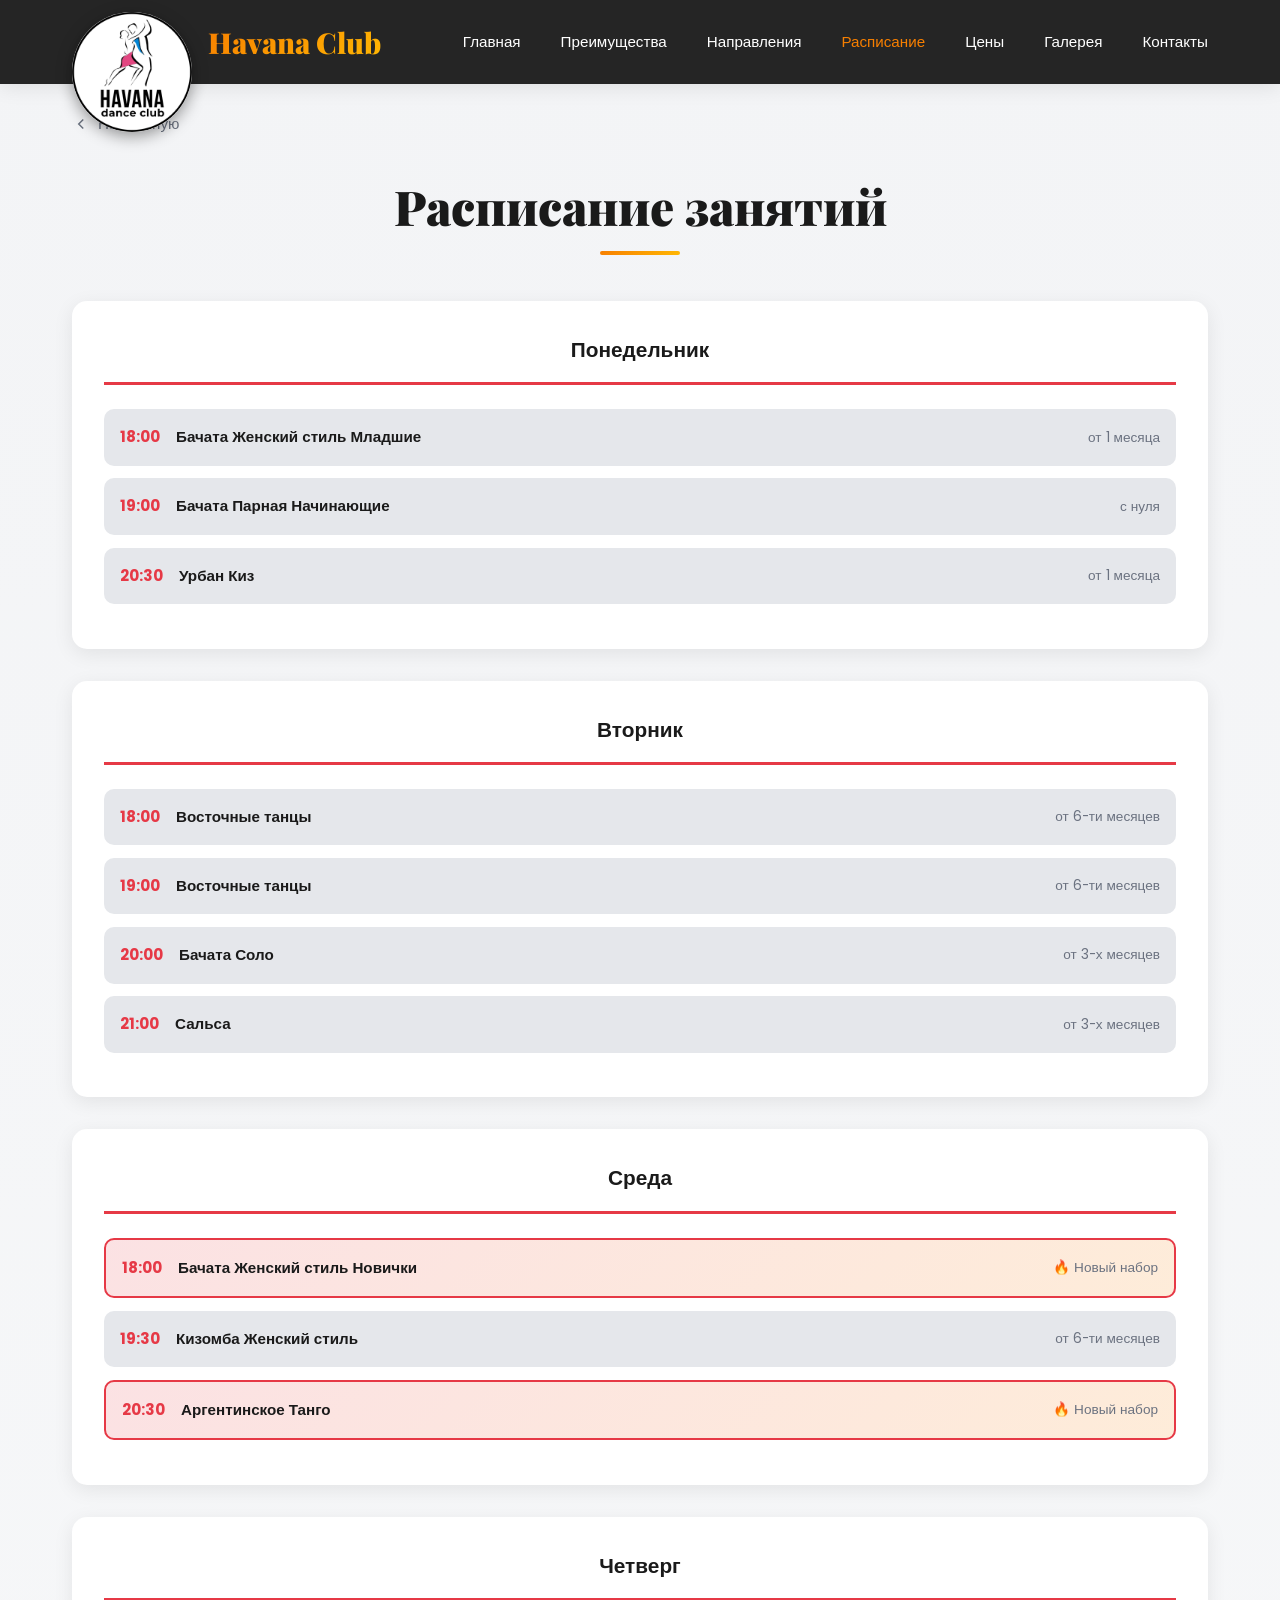
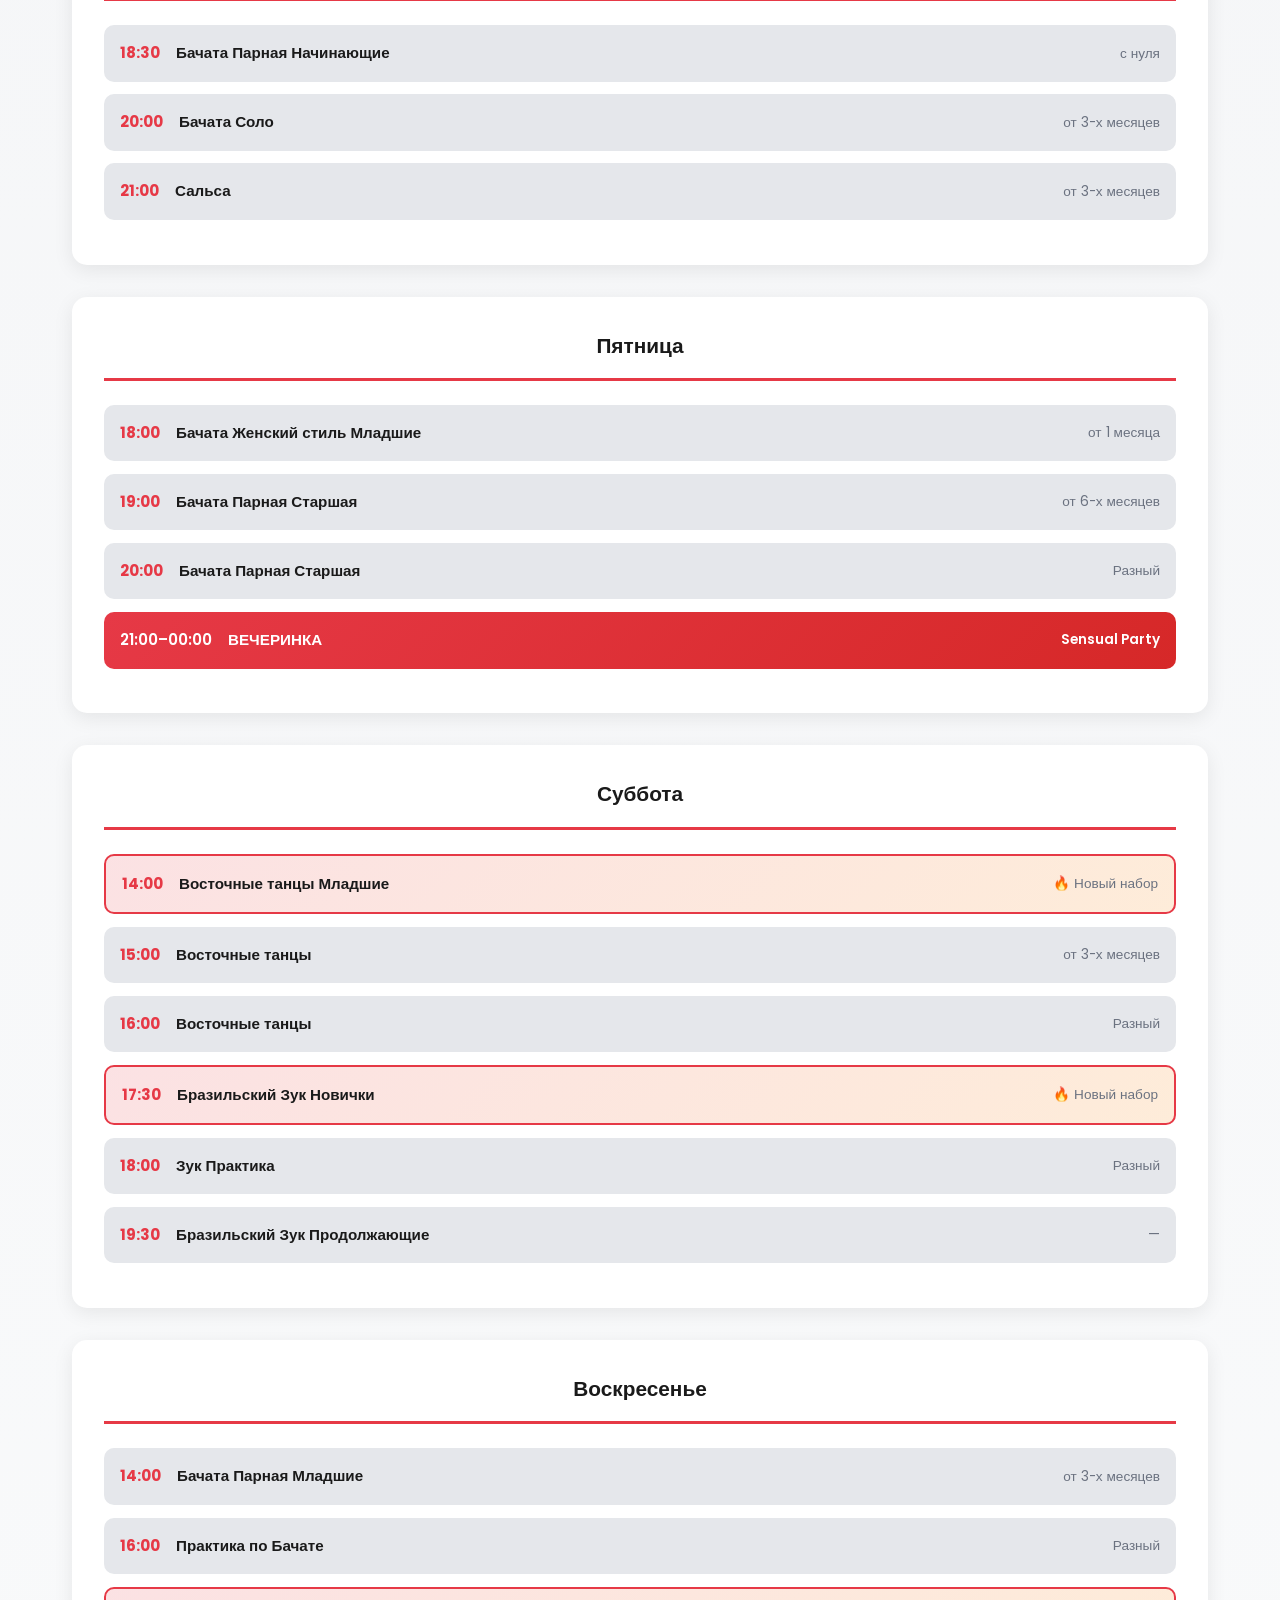
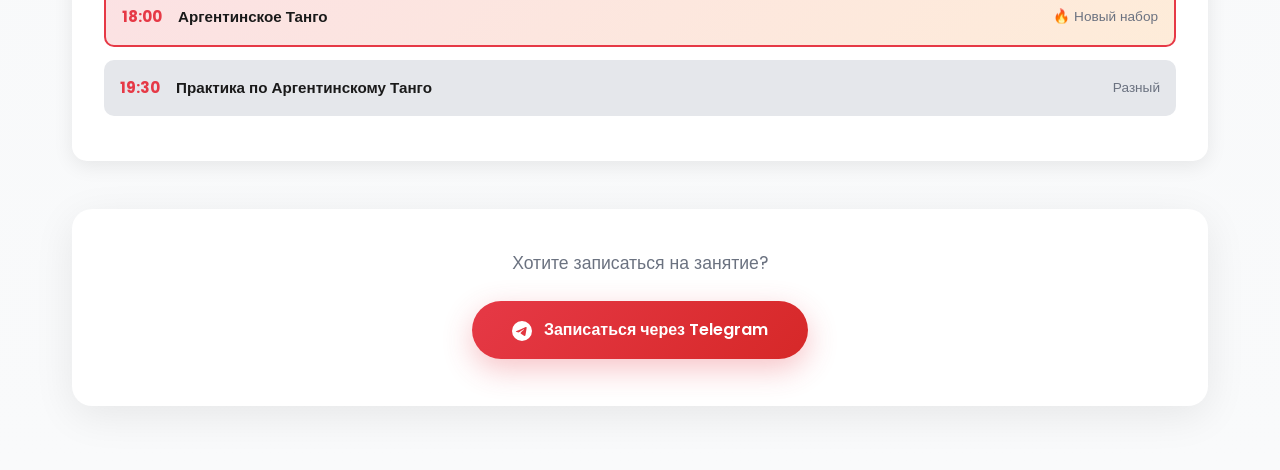
<file: schedule.html>
<!DOCTYPE html>
<html lang="ru">
<head>
    <meta charset="UTF-8">
    <meta name="viewport" content="width=device-width, initial-scale=1.0">
    <meta name="description" content="Расписание занятий Havana Club — студия латинских танцев в Гомеле.">

    <!-- Open Graph -->
    <meta property="og:type" content="website">
    <meta property="og:url" content="https://denkaydunov.github.io/havana-club-website/schedule.html">
    <meta property="og:title" content="Расписание занятий — Havana Club, Гомель">
    <meta property="og:description" content="Расписание групп по бачате, сальсе, зуку, кизомбе, аргентинскому танго и восточным танцам. Занятия 7 дней в неделю.">
    <meta property="og:image" content="https://denkaydunov.github.io/havana-club-website/logo white.png">
    <meta property="og:locale" content="ru_RU">
    <title>Расписание — Havana Club</title>
    <link rel="icon" type="image/svg+xml" href="logo white.svg">
    <link rel="stylesheet" href="styles.css">
    <link rel="preconnect" href="https://fonts.googleapis.com">
    <link rel="preconnect" href="https://fonts.gstatic.com" crossorigin>
    <link href="https://fonts.googleapis.com/css2?family=Playfair+Display:wght@700;900&family=Poppins:wght@300;400;500;600;700&display=swap" rel="stylesheet">
    <style>
        .schedule-page {
            padding: 7rem 0 4rem;
            background: linear-gradient(180deg, #F3F4F6 0%, #F9FAFB 100%);
            min-height: 100vh;
        }

        .schedule-page .section-header {
            margin-bottom: 2.5rem;
        }

        .schedule-full {
            display: flex;
            flex-direction: column;
            gap: 2rem;
        }

        .schedule-full .schedule-day {
            min-width: unset;
            max-width: unset;
            width: 100%;
        }

        .schedule-full .day-title {
            font-size: 1.3rem;
        }

        .back-link {
            display: inline-flex;
            align-items: center;
            gap: 0.5rem;
            color: var(--gray);
            font-size: 0.95rem;
            margin-bottom: 2rem;
            transition: var(--transition);
        }

        .back-link:hover {
            color: var(--primary-color);
        }

        .cta-block {
            text-align: center;
            margin-top: 3rem;
            padding: 2.5rem;
            background: var(--white);
            border-radius: 20px;
            box-shadow: 0 10px 40px rgba(0,0,0,0.08);
        }

        .cta-block p {
            color: var(--gray);
            margin-bottom: 1.5rem;
            font-size: 1.1rem;
        }
    </style>
</head>
<body>
    <nav class="navbar">
        <div class="container">
            <div class="nav-brand">
                <img src="logo white.png" alt="Havana Club" class="logo">
                <h2>Havana Club</h2>
            </div>
            <ul class="nav-menu">
                <li><a href="index.html#home">Главная</a></li>
                <li><a href="index.html#benefits">Преимущества</a></li>
                <li><a href="index.html#directions">Направления</a></li>
                <li><a href="schedule.html" style="-webkit-text-fill-color: var(--secondary-color); color: var(--secondary-color)">Расписание</a></li>
                <li><a href="index.html#prices">Цены</a></li>
                <li><a href="index.html#gallery">Галерея</a></li>
                <li><a href="index.html#contact">Контакты</a></li>
            </ul>
            <div class="nav-toggle">
                <span></span>
                <span></span>
                <span></span>
            </div>
        </div>
    </nav>

    <main class="schedule-page">
        <div class="container">
            <a href="index.html" class="back-link">
                <svg viewBox="0 0 24 24" fill="none" stroke="currentColor" stroke-width="2" width="18" height="18"><polyline points="15 18 9 12 15 6"/></svg>
                На главную
            </a>
            <div class="section-header">
                <h1 class="section-title">Расписание занятий</h1>
            </div>

            <div class="schedule-full">
                <div class="schedule-day">
                    <h3 class="day-title">Понедельник</h3>
                    <div class="schedule-item">
                        <span class="time">18:00</span>
                        <span class="dance-name">Бачата Женский стиль Младшие</span>
                        <span class="level">от 1 месяца</span>
                    </div>
                    <div class="schedule-item">
                        <span class="time">19:00</span>
                        <span class="dance-name">Бачата Парная Начинающие</span>
                        <span class="level">с нуля</span>
                    </div>
                    <div class="schedule-item">
                        <span class="time">20:30</span>
                        <span class="dance-name">Урбан Киз</span>
                        <span class="level">от 1 месяца</span>
                    </div>
                </div>

                <div class="schedule-day">
                    <h3 class="day-title">Вторник</h3>
                    <div class="schedule-item">
                        <span class="time">18:00</span>
                        <span class="dance-name">Восточные танцы</span>
                        <span class="level">от 6-ти месяцев</span>
                    </div>
                    <div class="schedule-item">
                        <span class="time">19:00</span>
                        <span class="dance-name">Восточные танцы</span>
                        <span class="level">от 6-ти месяцев</span>
                    </div>
                    <div class="schedule-item">
                        <span class="time">20:00</span>
                        <span class="dance-name">Бачата Соло</span>
                        <span class="level">от 3-х месяцев</span>
                    </div>
                    <div class="schedule-item">
                        <span class="time">21:00</span>
                        <span class="dance-name">Сальса</span>
                        <span class="level">от 3-х месяцев</span>
                    </div>
                </div>

                <div class="schedule-day">
                    <h3 class="day-title">Среда</h3>
                    <div class="schedule-item highlight">
                        <span class="time">18:00</span>
                        <span class="dance-name">Бачата Женский стиль Новички</span>
                        <span class="level">🔥 Новый набор</span>
                    </div>
                    <div class="schedule-item">
                        <span class="time">19:30</span>
                        <span class="dance-name">Кизомба Женский стиль</span>
                        <span class="level">от 6-ти месяцев</span>
                    </div>
                    <div class="schedule-item highlight">
                        <span class="time">20:30</span>
                        <span class="dance-name">Аргентинское Танго</span>
                        <span class="level">🔥 Новый набор</span>
                    </div>
                </div>

                <div class="schedule-day">
                    <h3 class="day-title">Четверг</h3>
                    <div class="schedule-item">
                        <span class="time">18:30</span>
                        <span class="dance-name">Бачата Парная Начинающие</span>
                        <span class="level">с нуля</span>
                    </div>
                    <div class="schedule-item">
                        <span class="time">20:00</span>
                        <span class="dance-name">Бачата Соло</span>
                        <span class="level">от 3-х месяцев</span>
                    </div>
                    <div class="schedule-item">
                        <span class="time">21:00</span>
                        <span class="dance-name">Сальса</span>
                        <span class="level">от 3-х месяцев</span>
                    </div>
                </div>

                <div class="schedule-day">
                    <h3 class="day-title">Пятница</h3>
                    <div class="schedule-item">
                        <span class="time">18:00</span>
                        <span class="dance-name">Бачата Женский стиль Младшие</span>
                        <span class="level">от 1 месяца</span>
                    </div>
                    <div class="schedule-item">
                        <span class="time">19:00</span>
                        <span class="dance-name">Бачата Парная Старшая</span>
                        <span class="level">от 6-х месяцев</span>
                    </div>
                    <div class="schedule-item">
                        <span class="time">20:00</span>
                        <span class="dance-name">Бачата Парная Старшая</span>
                        <span class="level">Разный</span>
                    </div>
                    <div class="schedule-item party">
                        <span class="time">21:00–00:00</span>
                        <span class="dance-name">ВЕЧЕРИНКА</span>
                        <span class="level">Sensual Party</span>
                    </div>
                </div>

                <div class="schedule-day">
                    <h3 class="day-title">Суббота</h3>
                    <div class="schedule-item highlight">
                        <span class="time">14:00</span>
                        <span class="dance-name">Восточные танцы Младшие</span>
                        <span class="level">🔥 Новый набор</span>
                    </div>
                    <div class="schedule-item">
                        <span class="time">15:00</span>
                        <span class="dance-name">Восточные танцы</span>
                        <span class="level">от 3-х месяцев</span>
                    </div>
                    <div class="schedule-item">
                        <span class="time">16:00</span>
                        <span class="dance-name">Восточные танцы</span>
                        <span class="level">Разный</span>
                    </div>
                    <div class="schedule-item highlight">
                        <span class="time">17:30</span>
                        <span class="dance-name">Бразильский Зук Новички</span>
                        <span class="level">🔥 Новый набор</span>
                    </div>
                    <div class="schedule-item">
                        <span class="time">18:00</span>
                        <span class="dance-name">Зук Практика</span>
                        <span class="level">Разный</span>
                    </div>
                    <div class="schedule-item">
                        <span class="time">19:30</span>
                        <span class="dance-name">Бразильский Зук Продолжающие</span>
                        <span class="level">—</span>
                    </div>
                </div>

                <div class="schedule-day">
                    <h3 class="day-title">Воскресенье</h3>
                    <div class="schedule-item">
                        <span class="time">14:00</span>
                        <span class="dance-name">Бачата Парная Младшие</span>
                        <span class="level">от 3-х месяцев</span>
                    </div>
                    <div class="schedule-item">
                        <span class="time">16:00</span>
                        <span class="dance-name">Практика по Бачате</span>
                        <span class="level">Разный</span>
                    </div>
                    <div class="schedule-item highlight">
                        <span class="time">18:00</span>
                        <span class="dance-name">Аргентинское Танго</span>
                        <span class="level">🔥 Новый набор</span>
                    </div>
                    <div class="schedule-item">
                        <span class="time">19:30</span>
                        <span class="dance-name">Практика по Аргентинскому Танго</span>
                        <span class="level">Разный</span>
                    </div>
                </div>
            </div>

            <div class="cta-block">
                <p>Хотите записаться на занятие?</p>
                <a href="https://t.me/havana_dance_club_bot" target="_blank" rel="noopener" class="btn btn-primary">
                    <svg viewBox="0 0 24 24" fill="currentColor" width="20" height="20" style="vertical-align:middle;margin-right:8px"><path d="M11.944 0A12 12 0 0 0 0 12a12 12 0 0 0 12 12 12 12 0 0 0 12-12A12 12 0 0 0 12 0a12 12 0 0 0-.056 0zm4.962 7.224c.1-.002.321.023.465.14a.506.506 0 0 1 .171.325c.016.093.036.306.02.472-.18 1.898-.962 6.502-1.36 8.627-.168.9-.499 1.201-.82 1.23-.696.065-1.225-.46-1.9-.902-1.056-.693-1.653-1.124-2.678-1.8-1.185-.78-.417-1.21.258-1.91.177-.184 3.247-2.977 3.307-3.23.007-.032.014-.15-.056-.212s-.174-.041-.249-.024c-.106.024-1.793 1.14-5.061 3.345-.48.33-.913.49-1.302.48-.428-.008-1.252-.241-1.865-.44-.752-.245-1.349-.374-1.297-.789.027-.216.325-.437.893-.663 3.498-1.524 5.83-2.529 6.998-3.014 3.332-1.386 4.025-1.627 4.476-1.635z"/></svg>
                    Записаться через Telegram
                </a>
            </div>
        </div>
    </main>

    <script src="script.js"></script>
</body>
</html>
</file>
<file: styles.css>
/* ========================
   RESET & BASE STYLES
   ======================== */

* {
    margin: 0;
    padding: 0;
    box-sizing: border-box;
}

:root {
    /* Brand Colors - Vibrant Latin Theme */
    --primary-color: #E63946;      /* Passionate Red */
    --secondary-color: #F77F00;    /* Warm Orange */
    --accent-color: #D62828;       /* Deep Red */
    --gold-color: #FFB703;         /* Gold */

    /* Neutral Colors */
    --dark: #1A1A1A;
    --dark-gray: #2D2D2D;
    --gray: #6B7280;
    --light-gray: #E5E7EB;
    --white: #FFFFFF;

    /* Gradients */
    --gradient-primary: linear-gradient(135deg, #E63946 0%, #D62828 100%);
    --gradient-secondary: linear-gradient(135deg, #F77F00 0%, #FFB703 100%);
    --gradient-hero: linear-gradient(135deg, rgba(230, 57, 70, 0.95) 0%, rgba(214, 40, 40, 0.95) 100%);

    /* Typography */
    --font-primary: 'Poppins', sans-serif;
    --font-display: 'Playfair Display', serif;

    /* Spacing */
    --section-padding: 5rem 0;
    --container-padding: 0 2rem;

    /* Animations */
    --transition: all 0.3s cubic-bezier(0.4, 0, 0.2, 1);
    --transition-slow: all 0.6s cubic-bezier(0.4, 0, 0.2, 1);
}

body {
    font-family: var(--font-primary);
    color: var(--dark);
    line-height: 1.6;
    overflow-x: hidden;
    background-color: var(--white);
}

html {
    scroll-behavior: smooth;
}

img {
    max-width: 100%;
    height: auto;
    display: block;
}

a {
    text-decoration: none;
    color: inherit;
    transition: var(--transition);
}

ul {
    list-style: none;
}

.container {
    max-width: 1200px;
    margin: 0 auto;
    padding: var(--container-padding);
}

/* ========================
   NAVIGATION
   ======================== */

.navbar {
    position: fixed;
    top: 0;
    left: 0;
    right: 0;
    background: rgba(26, 26, 26, 0.95);
    backdrop-filter: blur(10px);
    z-index: 1000;
    padding: 0.75rem 0;
    overflow: visible;
    box-shadow: 0 2px 20px rgba(0, 0, 0, 0.1);
}

.navbar .container {
    display: flex;
    justify-content: space-between;
    align-items: center;
}

.nav-brand {
    display: flex;
    align-items: center;
    gap: 1rem;
}

.nav-brand .logo {
    height: 120px;
    width: 120px;
    object-fit: cover;
    border-radius: 50%;
    transition: var(--transition);
    filter: drop-shadow(0 4px 8px rgba(0,0,0,0.4));
    position: relative;
    top: 60px;
    margin-top: -60px;
    flex-shrink: 0;
}

.nav-brand .logo:hover {
    transform: scale(1.05);
}

.nav-brand h2 {
    font-family: var(--font-display);
    font-size: 1.8rem;
    font-weight: 900;
    background: var(--gradient-secondary);
    -webkit-background-clip: text;
    -webkit-text-fill-color: transparent;
    background-clip: text;
}

.nav-menu {
    display: flex;
    gap: 2.5rem;
    align-items: center;
}

.nav-menu a {
    color: var(--white);
    font-weight: 500;
    font-size: 0.95rem;
    position: relative;
    padding: 0.5rem 0;
}

.nav-menu a::after {
    content: '';
    position: absolute;
    bottom: 0;
    left: 0;
    width: 0;
    height: 2px;
    background: var(--gradient-secondary);
    transition: var(--transition);
}

.nav-menu a:hover::after {
    width: 100%;
}

.nav-toggle {
    display: none;
    flex-direction: column;
    gap: 5px;
    cursor: pointer;
}

.nav-toggle span {
    width: 25px;
    height: 3px;
    background: var(--white);
    border-radius: 2px;
    transition: var(--transition);
}

/* ========================
   HERO SECTION
   ======================== */

.hero {
    min-height: 100vh;
    display: flex;
    align-items: center;
    position: relative;
    background: linear-gradient(135deg, #1A1A1A 0%, #2D2D2D 100%);
    overflow: hidden;
    margin-top: 70px;
}

.hero::after {
    display: none;
}

.hero::before {
    content: '';
    position: absolute;
    top: 0;
    left: 0;
    right: 0;
    bottom: 0;
    background:
        radial-gradient(circle at 20% 50%, rgba(230, 57, 70, 0.15) 0%, transparent 50%),
        radial-gradient(circle at 80% 80%, rgba(247, 127, 0, 0.15) 0%, transparent 50%);
    animation: gradientShift 15s ease infinite;
}

@keyframes gradientShift {
    0%, 100% { opacity: 1; }
    50% { opacity: 0.8; }
}

.hero-overlay {
    position: absolute;
    top: 0;
    left: 0;
    right: 0;
    bottom: 0;
    background:
        url("data:image/svg+xml,%3Csvg width='60' height='60' viewBox='0 0 60 60' xmlns='http://www.w3.org/2000/svg'%3E%3Cg fill='none' fill-rule='evenodd'%3E%3Cg fill='%23ffffff' fill-opacity='0.03'%3E%3Cpath d='M36 34v-4h-2v4h-4v2h4v4h2v-4h4v-2h-4zm0-30V0h-2v4h-4v2h4v4h2V6h4V4h-4zM6 34v-4H4v4H0v2h4v4h2v-4h4v-2H6zM6 4V0H4v4H0v2h4v4h2V6h4V4H6z'/%3E%3C/g%3E%3C/g%3E%3C/svg%3E");
}

.hero-content {
    position: relative;
    z-index: 2;
    text-align: center;
    padding: 2rem 0;
}

.hero-cta {
    display: flex;
    gap: 1.5rem;
    justify-content: center;
    flex-wrap: wrap;
    margin-bottom: 4rem;
}

.hero-stats {
    display: flex;
    gap: 2rem;
    justify-content: center;
    flex-wrap: wrap;
}

.hero-subtitle {
    font-size: clamp(1.1rem, 2vw, 1.3rem);
    color: var(--light-gray);
    max-width: 560px;
    margin: 0 auto 2.5rem;
    font-weight: 300;
}

.hero-title {
    font-family: var(--font-display);
    font-size: clamp(2.5rem, 6vw, 4.5rem);
    font-weight: 900;
    line-height: 1.1;
    color: var(--white);
    margin-bottom: 1.5rem;
}

.brand-name {
    display: block;
    background: var(--gradient-secondary);
    -webkit-background-clip: text;
    -webkit-text-fill-color: transparent;
    background-clip: text;
    margin-bottom: 0.5rem;
    font-size: clamp(2rem, 5vw, 3.5rem);
}

.hero-subtitle {
    font-size: clamp(1.1rem, 2vw, 1.3rem);
    color: var(--light-gray);
    max-width: 560px;
    margin: 0 auto 2.5rem;
    font-weight: 300;
}

.hero-cta {
    display: flex;
    gap: 1.5rem;
    justify-content: center;
    flex-wrap: wrap;
    margin-bottom: 4rem;
}

.hero-stats {
    display: flex;
    gap: 2rem;
    justify-content: center;
    flex-wrap: wrap;
}

.stat {
    text-align: center;
}

.stat-number {
    display: block;
    font-size: 2.5rem;
    font-weight: 700;
    background: var(--gradient-secondary);
    -webkit-background-clip: text;
    -webkit-text-fill-color: transparent;
    background-clip: text;
    margin-bottom: 0.5rem;
}

.stat-label {
    display: block;
    color: var(--light-gray);
    font-size: 0.95rem;
    text-transform: uppercase;
    letter-spacing: 1px;
}

/* ========================
   BUTTONS
   ======================== */

.btn {
    display: inline-block;
    padding: 1rem 2.5rem;
    border-radius: 50px;
    font-weight: 600;
    font-size: 1rem;
    text-align: center;
    cursor: pointer;
    border: none;
    transition: var(--transition);
    position: relative;
    overflow: hidden;
}

.btn::before {
    content: '';
    position: absolute;
    top: 50%;
    left: 50%;
    width: 0;
    height: 0;
    border-radius: 50%;
    background: rgba(255, 255, 255, 0.2);
    transform: translate(-50%, -50%);
    transition: width 0.6s, height 0.6s;
}

.btn:hover::before {
    width: 300px;
    height: 300px;
}

.btn-primary {
    background: var(--gradient-primary);
    color: var(--white);
    box-shadow: 0 10px 30px rgba(230, 57, 70, 0.3);
}

.btn-primary:hover {
    box-shadow: 0 15px 40px rgba(230, 57, 70, 0.4);
    transform: translateY(-2px);
}

.btn-secondary {
    background: rgba(255, 255, 255, 0.15);
    color: var(--white);
    border: 2px solid rgba(255, 255, 255, 0.7);
    backdrop-filter: blur(4px);
}

.btn-secondary:hover {
    background: var(--white);
    color: var(--primary-color);
    transform: translateY(-2px);
}

.cta .btn-secondary {
    background: var(--gradient-secondary);
    color: var(--dark);
    border: none;
    font-weight: 700;
}

.cta .btn-secondary:hover {
    background: var(--white);
    color: var(--primary-color);
    transform: translateY(-3px);
    box-shadow: 0 8px 25px rgba(0,0,0,0.2);
}

.btn-large {
    padding: 1.2rem 3rem;
    font-size: 1.1rem;
}

/* ========================
   SECTION HEADERS
   ======================== */

.section-header {
    text-align: center;
    margin-bottom: 4rem;
}

.section-title {
    font-family: var(--font-display);
    font-size: clamp(2rem, 4vw, 3rem);
    font-weight: 900;
    color: var(--dark);
    margin-bottom: 1rem;
    position: relative;
    display: inline-block;
}

.section-title::after {
    content: '';
    position: absolute;
    bottom: -10px;
    left: 50%;
    transform: translateX(-50%);
    width: 80px;
    height: 4px;
    background: var(--gradient-secondary);
    border-radius: 2px;
}

.section-subtitle {
    font-size: 1.2rem;
    color: var(--gray);
    max-width: 600px;
    margin: 1.5rem auto 0;
}

/* ========================
   BENEFITS SECTION
   ======================== */

.benefits {
    padding: var(--section-padding);
    background: var(--white);
    position: relative;
    z-index: 1;
}

.benefits::before {
    display: none;
}

.benefits .container {
    position: relative;
    z-index: 1;
}

.benefits .section-title {
    color: var(--dark);
}

.benefits .section-subtitle {
    color: var(--gray);
}

.benefits .benefit-card {
    background: var(--white);
    border: 1px solid var(--light-gray);
    backdrop-filter: none;
}

.benefits .benefit-title {
    color: var(--dark);
}

.benefits .benefit-description {
    color: var(--gray);
}

.benefits-grid {
    display: grid;
    grid-template-columns: repeat(auto-fit, minmax(320px, 1fr));
    gap: 2.5rem;
}

.benefit-card {
    background: var(--white);
    padding: 2.5rem;
    border-radius: 20px;
    box-shadow: 0 10px 40px rgba(0, 0, 0, 0.08);
    transition: var(--transition);
    border: 1px solid transparent;
}

.benefit-card:hover {
    transform: translateY(-10px);
    box-shadow: 0 20px 60px rgba(0, 0, 0, 0.12);
    border-color: var(--primary-color);
}

.benefit-icon {
    width: 70px;
    height: 70px;
    display: flex;
    align-items: center;
    justify-content: center;
    background: var(--gradient-primary);
    border-radius: 15px;
    margin-bottom: 1.5rem;
    color: var(--white);
}

.benefit-icon svg {
    width: 35px;
    height: 35px;
}

.benefit-title {
    font-size: 1.5rem;
    font-weight: 700;
    color: var(--dark);
    margin-bottom: 1rem;
}

.benefit-description {
    color: var(--gray);
    line-height: 1.8;
    font-size: 1rem;
}

/* ========================
   SOCIAL PROOF SECTION
   ======================== */

.social-proof {
    padding: 2rem 0;
    background: var(--white);
    text-align: center;
}

.social-proof .section-title {
    font-size: 1.5rem;
    margin-bottom: 0.25rem;
}

.social-proof .section-title::after {
    margin-top: 0.4rem;
}

.logos-grid {
    display: flex;
    flex-wrap: wrap;
    justify-content: center;
    align-items: center;
    gap: 2rem;
    margin-top: 1.2rem;
}

.logo-item img {
    max-height: 55px;
    max-width: 140px;
    object-fit: contain;
}

.logo-item {
    display: flex;
    justify-content: center;
    align-items: center;
    transition: var(--transition);
}

.logo-item:hover {
    transform: scale(1.05);
}

/* ========================
   PRICING SECTION
   ======================== */

.pricing {
    padding: var(--section-padding);
    background: linear-gradient(180deg, #F9FAFB 0%, #FFFFFF 100%);
}

.pricing-grid {
    display: grid;
    grid-template-columns: repeat(auto-fit, minmax(300px, 1fr));
    gap: 2.5rem;
    max-width: 1100px;
    margin: 0 auto;
}

.pricing-card {
    background: var(--white);
    padding: 3rem 2.5rem;
    border-radius: 20px;
    box-shadow: 0 10px 40px rgba(0, 0, 0, 0.08);
    position: relative;
    transition: var(--transition);
    border: 2px solid transparent;
}

.pricing-card:hover {
    transform: translateY(-10px);
    box-shadow: 0 20px 60px rgba(0, 0, 0, 0.15);
}

.pricing-card.featured {
    border-color: var(--primary-color);
    transform: scale(1.05);
}

.pricing-card.featured:hover {
    transform: scale(1.08) translateY(-10px);
}

.pricing-badge {
    display: inline-block;
    background: var(--gradient-primary);
    color: var(--white);
    padding: 0.3rem 0.9rem;
    border-radius: 20px;
    font-size: 0.8rem;
    font-weight: 600;
    text-transform: uppercase;
    letter-spacing: 0.5px;
    margin-bottom: 0.75rem;
}

.pricing-title {
    font-size: 1.8rem;
    font-weight: 700;
    color: var(--dark);
    margin-bottom: 1.5rem;
}

.pricing-price {
    margin-bottom: 2rem;
}

.price-amount {
    font-size: 4rem;
    font-weight: 900;
    background: var(--gradient-primary);
    -webkit-background-clip: text;
    -webkit-text-fill-color: transparent;
    background-clip: text;
    line-height: 1;
}

.price-currency {
    font-size: 1.5rem;
    color: var(--gray);
    margin-left: 0.5rem;
}

.pricing-features {
    margin-bottom: 2rem;
}

.pricing-features li {
    padding: 0.8rem 0;
    color: var(--dark);
    font-size: 1rem;
    border-bottom: 1px solid var(--light-gray);
}

.pricing-features li:last-child {
    border-bottom: none;
}

/* ========================
   SCHEDULE SECTION
   ======================== */

/* ── Directions Section ─────────────────────────────── */
.directions-section {
    padding: var(--section-padding);
    background: var(--white);
}

.directions-grid {
    display: grid;
    grid-template-columns: 1fr 1fr 1fr;
    gap: 2rem;
    margin-top: 3rem;
}

.directions-column {
    background: var(--light);
    border-radius: 16px;
    padding: 2rem 2rem 2.5rem;
    border-top: 4px solid var(--primary);
}

.directions-column-title {
    font-family: 'Playfair Display', serif;
    font-size: 1.4rem;
    color: var(--dark);
    margin-bottom: 1.5rem;
    display: flex;
    align-items: center;
    gap: 0.6rem;
}

.directions-icon {
    color: var(--primary);
    font-size: 1.3rem;
}

.directions-list {
    list-style: none;
    padding: 0;
    margin: 0;
    display: flex;
    flex-direction: column;
    gap: 0.8rem;
}

.direction-item {
    display: flex;
    align-items: baseline;
    gap: 0.6rem;
    padding: 0.7rem 1rem;
    background: var(--white);
    border-radius: 8px;
    border-left: 3px solid var(--secondary);
}

.direction-name {
    font-weight: 600;
    color: var(--dark);
    font-size: 1rem;
}

.direction-detail {
    color: var(--gray);
    font-size: 0.8rem;
    font-style: italic;
}

@media (max-width: 768px) {
    .schedule-carousel {
        gap: 0;
    }

    .schedule-nav {
        display: none !important;
    }

    .schedule-track-wrap {
        overflow-x: auto;
        -webkit-overflow-scrolling: touch;
    }

    .schedule-day {
        min-width: calc(100vw - 3rem);
        max-width: calc(100vw - 3rem);
    }
}

.directions-accordion {
    display: flex;
    flex-direction: column;
    gap: 0.75rem;
    max-width: 700px;
    margin: 0 auto;
}

.directions-item {
    border-radius: 12px;
    overflow: hidden;
    border: 1px solid var(--light-gray);
    background: var(--white);
}

.directions-toggle {
    width: 100%;
    display: flex;
    align-items: center;
    gap: 0.75rem;
    padding: 1.2rem 1.5rem;
    background: none;
    border: none;
    cursor: pointer;
    font-family: var(--font-display);
    font-size: 1.2rem;
    font-weight: 700;
    color: var(--dark);
    text-align: left;
    transition: var(--transition);
}

.directions-toggle:hover {
    background: rgba(230, 57, 70, 0.04);
}

.directions-toggle[aria-expanded="true"] {
    border-bottom: 1px solid var(--light-gray);
    color: var(--primary-color);
}

.directions-chevron {
    width: 20px;
    height: 20px;
    margin-left: auto;
    flex-shrink: 0;
    transition: transform 0.3s ease;
    color: var(--gray);
}

.directions-toggle[aria-expanded="true"] .directions-chevron {
    transform: rotate(180deg);
    color: var(--primary-color);
}

.directions-toggle .directions-icon {
    font-size: 1.1rem;
    color: var(--primary-color);
}

.directions-item .directions-list {
    display: none;
    flex-direction: column;
    gap: 0;
    padding: 0.75rem 1.5rem 1rem;
}

.directions-item .directions-list.open {
    display: flex;
}

.directions-item .direction-item {
    border-left: none;
    background: none;
    padding: 0.6rem 0;
    border-bottom: 1px solid var(--light-gray);
    border-radius: 0;
    gap: 0.5rem;
}

.directions-item .direction-item:last-child {
    border-bottom: none;
}

.schedule-section {
    padding: var(--section-padding);
    background: linear-gradient(180deg, #F3F4F6 0%, #F9FAFB 100%);
}

.schedule-section .container {
    position: relative;
    z-index: 1;
}

.schedule-carousel {
    position: relative;
    display: flex;
    align-items: flex-start;
    gap: 0.5rem;
    margin-top: 3rem;
}


.schedule-track-wrap {
    overflow: hidden;
    flex: 1;
    cursor: grab;
    user-select: none;
    -webkit-user-select: none;
    touch-action: pan-y;
}

.schedule-track-wrap:active {
    cursor: grabbing;
}

.schedule-track-wrap.dragging {
    cursor: grabbing;
}

.schedule-grid {
    display: flex;
    gap: 1.5rem;
    transition: transform 0.35s ease;
    will-change: transform;
}

.schedule-nav {
    flex-shrink: 0;
    background: var(--white);
    border: 2px solid var(--primary-color);
    color: var(--primary-color);
    border-radius: 50%;
    width: 44px;
    height: 44px;
    font-size: 1.8rem;
    line-height: 1;
    cursor: pointer;
    transition: var(--transition);
    display: flex;
    align-items: center;
    justify-content: center;
    box-shadow: 0 2px 8px rgba(0,0,0,0.1);
    margin-top: 5rem;
}

.schedule-nav:hover {
    background: var(--primary-color);
    color: var(--white);
}

.schedule-nav:disabled {
    opacity: 0.3;
    cursor: default;
}

.schedule-day {
    background: var(--white);
    padding: 2rem;
    min-width: 280px;
    flex-shrink: 0;
    border-radius: 15px;
    box-shadow: 0 5px 20px rgba(0, 0, 0, 0.08);
    transition: var(--transition);
}

.schedule-day:hover {
    transform: translateY(-5px);
    box-shadow: 0 10px 30px rgba(0, 0, 0, 0.12);
}

.day-title {
    font-size: 1.5rem;
    font-weight: 700;
    color: var(--dark);
    margin-bottom: 1.5rem;
    padding-bottom: 1rem;
    border-bottom: 3px solid var(--primary-color);
    text-align: center;
}

.schedule-item {
    display: grid;
    grid-template-columns: auto 1fr auto;
    gap: 1rem;
    padding: 1rem;
    margin-bottom: 0.8rem;
    background: var(--light-gray);
    border-radius: 10px;
    align-items: center;
    transition: var(--transition);
}

.schedule-item:hover {
    background: linear-gradient(135deg, rgba(230, 57, 70, 0.1) 0%, rgba(247, 127, 0, 0.1) 100%);
    transform: translateX(5px);
}

.schedule-item.highlight {
    background: linear-gradient(135deg, rgba(230, 57, 70, 0.15) 0%, rgba(247, 127, 0, 0.15) 100%);
    border: 2px solid var(--primary-color);
}

.schedule-item.party {
    background: var(--gradient-primary);
    color: var(--white);
    border: none;
}

.schedule-item.party .time,
.schedule-item.party .dance-name,
.schedule-item.party .level {
    color: var(--white);
    font-weight: 600;
    white-space: nowrap;
}

.time {
    font-weight: 700;
    color: var(--primary-color);
    font-size: 0.95rem;
    white-space: nowrap;
}

.dance-name {
    font-weight: 600;
    color: var(--dark);
    font-size: 0.95rem;
}

.level {
    font-size: 0.85rem;
    color: var(--gray);
    text-align: right;
    white-space: nowrap;
}

/* ========================
   CTA SECTION
   ======================== */

.cta {
    padding: var(--section-padding);   background: linear-gradient(135deg, #1A1A1A 0%, #2D2D2D 100%);
    color: var(--white);
    position: relative;
    overflow: hidden;
}

.cta::before {
    content: '';
    position: absolute;
    top: 0;
    left: 0;
    right: 0;
    bottom: 0;
    background: radial-gradient(circle at 20% 50%, rgba(255,255,255,0.07) 0%, transparent 60%),
                radial-gradient(circle at 80% 50%, rgba(255,255,255,0.05) 0%, transparent 60%);
    pointer-events: none;
}

.cta::after {
    display: none;
    background: var(--gradient-secondary);
}

.cta-content {
    position: relative;
    z-index: 2;
    max-width: 800px;
    margin: 0 auto;
    text-align: center;
}

.cta-brand {
    font-family: var(--font-display);
    font-size: 1.3rem;
    font-weight: 700;
    color: var(--gold);
    margin-bottom: 0.5rem;
    letter-spacing: 0.05em;
}

.cta-title {
    font-family: var(--font-display);
    font-size: clamp(2rem, 4vw, 3rem);
    font-weight: 900;
    margin-bottom: 1rem;
    color: var(--white);
}

.cta-subtitle {
    font-size: 1.2rem;
    margin-bottom: 3rem;
    opacity: 0.85;
    color: var(--white);
}

.cta-form {
    background: rgba(255, 255, 255, 0.1);
    backdrop-filter: blur(10px);
    padding: 3rem;
    border-radius: 20px;
    border: 1px solid rgba(255, 255, 255, 0.2);
}

.form-row {
    display: grid;
    grid-template-columns: repeat(auto-fit, minmax(250px, 1fr));
    gap: 1.5rem;
    margin-bottom: 1.5rem;
}

.cta-form input,
.cta-form select,
.cta-form textarea {
    width: 100%;
    padding: 1.2rem 1.5rem;
    border: 2px solid rgba(255, 255, 255, 0.3);
    border-radius: 12px;
    background: rgba(255, 255, 255, 0.95);
    color: var(--dark);
    font-size: 1rem;
    font-family: var(--font-primary);
    transition: var(--transition);
}

.cta-form input:focus,
.cta-form select:focus,
.cta-form textarea:focus {
    outline: none;
    border-color: var(--white);
    background: var(--white);
    box-shadow: 0 10px 30px rgba(0, 0, 0, 0.2);
}

.cta-form textarea {
    resize: vertical;
    min-height: 100px;
    margin-bottom: 1.5rem;
}

.cta-form button {
    width: 100%;
    background: var(--white);
    color: var(--primary-color);
    margin-bottom: 1rem;
}

.cta-form button:hover {
    background: var(--light-gray);
}

.form-note {
    font-size: 0.85rem;
    opacity: 0.8;
    margin: 0;
}

/* ========================
   FOOTER
   ======================== */

.footer {
    background: var(--dark);
    color: var(--light-gray);
    padding: 4rem 0 2rem;
}

.footer-grid {
    display: grid;
    grid-template-columns: repeat(auto-fit, minmax(250px, 1fr));
    gap: 3rem;
    margin-bottom: 3rem;
}

.footer-col:first-child {
    grid-column: span 1;
}

.footer-title {
    font-family: var(--font-display);
    font-size: 2rem;
    font-weight: 900;
    background: var(--gradient-secondary);
    -webkit-background-clip: text;
    -webkit-text-fill-color: transparent;
    background-clip: text;
    margin-bottom: 1rem;
}

.footer-description {
    line-height: 1.8;
    margin-bottom: 1.5rem;
}

.social-links {
    display: flex;
    gap: 1rem;
}

.social-links a {
    width: 45px;
    height: 45px;
    display: flex;
    align-items: center;
    justify-content: center;
    background: rgba(255, 255, 255, 0.1);
    border-radius: 12px;
    transition: var(--transition);
}

.social-links a:hover {
    background: var(--primary-color);
    transform: translateY(-3px);
}

.social-links svg {
    width: 22px;
    height: 22px;
}

.footer-heading {
    font-size: 1.2rem;
    font-weight: 700;
    color: var(--white);
    margin-bottom: 1.5rem;
}

.footer-links li,
.footer-contacts li {
    margin-bottom: 0.8rem;
}

.footer-links a:hover {
    color: var(--gold-color);
    padding-left: 5px;
}

.footer-contacts li {
    display: flex;
    align-items: center;
    gap: 0.8rem;
}

.footer-contacts svg {
    width: 18px;
    height: 18px;
    flex-shrink: 0;
    color: var(--gold-color);
}

.footer-contacts a:hover {
    color: var(--gold-color);
}

.footer-bottom {
    border-top: 1px solid rgba(255, 255, 255, 0.1);
    padding-top: 2rem;
    display: flex;
    justify-content: space-between;
    align-items: center;
    flex-wrap: wrap;
    gap: 1rem;
    font-size: 0.9rem;
}

.footer-legal {
    font-size: 0.9rem;
}

.footer-legal:hover {
    color: var(--gold-color);
}

.footer-dev {
    position: relative;
}

.footer-dev:hover {
    color: var(--gold-color);
}

/* ========================
   ANIMATIONS
   ======================== */

.fade-in-up {
    opacity: 0;
    animation: fadeInUp 1s ease forwards;
}

.fade-in {
    opacity: 0;
    animation: fadeIn 1s ease forwards;
}

.delay-1 { animation-delay: 0.2s; }
.delay-2 { animation-delay: 0.4s; }
.delay-3 { animation-delay: 0.6s; }
.delay-4 { animation-delay: 0.8s; }
.delay-5 { animation-delay: 1s; }

@keyframes fadeInUp {
    from {
        opacity: 0;
        transform: translateY(30px);
    }
    to {
        opacity: 1;
        transform: translateY(0);
    }
}

@keyframes fadeIn {
    from {
        opacity: 0;
    }
    to {
        opacity: 1;
    }
}

/* ========================
   RESPONSIVE DESIGN
   ======================== */

@media (max-width: 768px) {
    :root {
        --section-padding: 3rem 0;
        --container-padding: 0 1.5rem;
    }

    .nav-menu {
        position: fixed;
        top: 70px;
        left: -100%;
        width: 100%;
        height: calc(100vh - 70px);
        background: rgba(26, 26, 26, 0.98);
        backdrop-filter: blur(10px);
        flex-direction: column;
        justify-content: center;
        gap: 2rem;
        transition: var(--transition);
    }

    .nav-menu.active {
        left: 0;
    }

    .nav-toggle {
        display: flex;
    }

    .nav-toggle.active span:nth-child(1) {
        transform: rotate(45deg) translate(8px, 8px);
    }

    .nav-toggle.active span:nth-child(2) {
        opacity: 0;
    }

    .nav-toggle.active span:nth-child(3) {
        transform: rotate(-45deg) translate(7px, -7px);
    }

    .hero {
        margin-top: 70px;
        min-height: auto;
        padding: 4rem 0;
    }

    .hero-cta {
        flex-direction: column;
        align-items: center;
    }

    .hero-stats {
        display: grid;
        grid-template-columns: repeat(2, 1fr);
        gap: 1.5rem;
        width: 100%;
    }

    .hero-stats .stat:last-child:nth-child(odd) {
        grid-column: 1 / -1;
    }

    .benefits-grid {
        grid-template-columns: 1fr;
    }

    .schedule-item {
        grid-template-columns: auto 1fr;
        gap: 0.8rem;
    }

    .dance-name {
        white-space: normal;
        word-break: break-word;
    }

    .level {
        grid-column: 2;
        text-align: left;
        margin-top: 0.3rem;
        font-size: 0.8rem;
    }

    .pricing-grid {
        grid-template-columns: 1fr;
    }

    .pricing-card.featured {
        transform: scale(1);
    }

    .pricing-card.featured:hover {
        transform: translateY(-10px);
    }

    .form-row {
        grid-template-columns: 1fr;
    }

    .cta-form {
        padding: 2rem 1.5rem;
    }

    .footer-grid {
        grid-template-columns: 1fr;
    }

    .footer-bottom {
        flex-direction: column;
        text-align: center;
    }

    .section-header {
        margin-bottom: 2.5rem;
    }

    .gallery-header {
        flex-direction: column;
        align-items: flex-start;
        gap: 1rem;
    }

    .gallery-tabs {
        width: 100%;
        justify-content: flex-start;
    }

    .gallery-tab {
        padding: 0.6rem 1.2rem;
        font-size: 0.9rem;
    }
}

@media (max-width: 480px) {
    .nav-brand h2 {
        font-size: 1.4rem;
    }

    .nav-brand .logo {
        height: 60px;
        width: 60px;
        top: 30px;
        margin-top: -30px;
    }

    .hero-title {
        font-size: clamp(1.8rem, 8vw, 2.5rem);
    }

    .brand-name {
        font-size: clamp(1.5rem, 7vw, 2rem);
    }

    .hero-subtitle {
        font-size: 1rem;
    }

    .stat-number {
        font-size: 2rem;
    }

    .btn {
        padding: 0.9rem 2rem;
        font-size: 0.95rem;
    }

    .benefit-card {
        padding: 2rem 1.5rem;
    }

    .pricing-card {
        padding: 2rem 1.5rem;
    }

    .price-amount {
        font-size: 3rem;
    }
}

/* ========================
   ACCESSIBILITY
   ======================== */

@media (prefers-reduced-motion: reduce) {
    *,
    *::before,
    *::after {
        animation-duration: 0.01ms !important;
        animation-iteration-count: 1 !important;
        transition-duration: 0.01ms !important;
    }
}

/* Focus styles for keyboard navigation */
a:focus-visible,
button:focus-visible,
input:focus-visible,
select:focus-visible,
textarea:focus-visible {
    outline: 3px solid var(--primary-color);
    outline-offset: 2px;
}
/* ========================
   LIGHTBOX
   ======================== */

.lightbox {
    display: none;
    position: fixed;
    inset: 0;
    background: rgba(0, 0, 0, 0.85);
    z-index: 9999;
    justify-content: center;
    align-items: center;
    cursor: pointer;
}

.lightbox.active {
    display: flex;
}

.lightbox img {
    max-width: 90vw;
    max-height: 85vh;
    object-fit: contain;
    border-radius: 8px;
    cursor: default;
}

.lightbox-close {
    position: absolute;
    top: 1.5rem;
    right: 2rem;
    background: none;
    border: none;
    color: var(--white);
    font-size: 2.5rem;
    cursor: pointer;
    line-height: 1;
    opacity: 0.8;
}

.lightbox-close:hover {
    opacity: 1;
}

/* ========================
   GALLERY SECTION
   ======================== */

.gallery-section {
    padding: var(--section-padding);
    background: linear-gradient(180deg, #F9FAFB 0%, #FFFFFF 100%);
}

.gallery-header {
    display: flex;
    justify-content: space-between;
    align-items: center;
    margin-bottom: 0.5rem;
}

.gallery-nav {
    display: flex;
    gap: 0.5rem;
}

.gallery-arrow {
    width: 44px;
    height: 44px;
    border-radius: 50%;
    border: 2px solid var(--light-gray);
    background: var(--white);
    font-size: 1.2rem;
    cursor: pointer;
    transition: var(--transition);
    display: flex;
    align-items: center;
    justify-content: center;
    color: var(--dark);
}

.gallery-arrow:hover {
    background: var(--gradient-primary);
    border-color: transparent;
    color: var(--white);
}

.gallery-header {
    display: flex;
    align-items: center;
    justify-content: space-between;
    margin-bottom: 2rem;
}

.gallery-header .section-title {
    margin-bottom: 0;
}

.gallery-tabs {
    display: flex;
    gap: 1rem;
    margin: 0;
}

.gallery-tab {
    padding: 0.7rem 2rem;
    border-radius: 50px;
    border: 2px solid var(--light-gray);
    background: transparent;
    font-family: var(--font-primary);
    font-size: 1rem;
    font-weight: 600;
    color: var(--gray);
    cursor: pointer;
    transition: var(--transition);
}

.gallery-tab.active,
.gallery-tab:hover {
    background: var(--gradient-secondary);
    border-color: transparent;
    color: var(--dark);
}

.gallery-pane {
    display: none !important;
}

.gallery-pane.active {
    display: flex !important;
}

.logo-item {
    cursor: pointer;
}

/* ========================
   GALLERY SECTION
   ======================== */

.gallery-section {
    padding: var(--section-padding);
    background: var(--white);
}

.gallery-grid {
    display: flex;
    gap: 1rem;
    margin-top: 0;
    overflow-x: auto;
    scroll-snap-type: x mandatory;
    scroll-behavior: smooth;
    cursor: grab;
    padding-bottom: 1rem;
    padding-right: 4rem;
    -webkit-overflow-scrolling: touch;
}

.gallery-grid:active {
    cursor: grabbing;
}

.gallery-grid::-webkit-scrollbar {
    height: 4px;
}

.gallery-grid::-webkit-scrollbar-track {
    background: var(--light-gray);
    border-radius: 2px;
}

.gallery-grid::-webkit-scrollbar-thumb {
    background: var(--gradient-primary);
    border-radius: 2px;
}

.gallery-grid {
    scrollbar-width: thin;
    scrollbar-color: #E63946 var(--light-gray);
}

.gallery-item {
    flex: 0 0 280px;
    overflow: hidden;
    border-radius: 12px;
    cursor: pointer;
    aspect-ratio: 3/4;
    scroll-snap-align: start;
}

.gallery-item img {
    width: 100%;
    height: 100%;
    object-fit: cover;
    transition: transform 0.4s ease;
    pointer-events: none;
}

.gallery-item:hover img {
    transform: scale(1.05);
}
</file>
